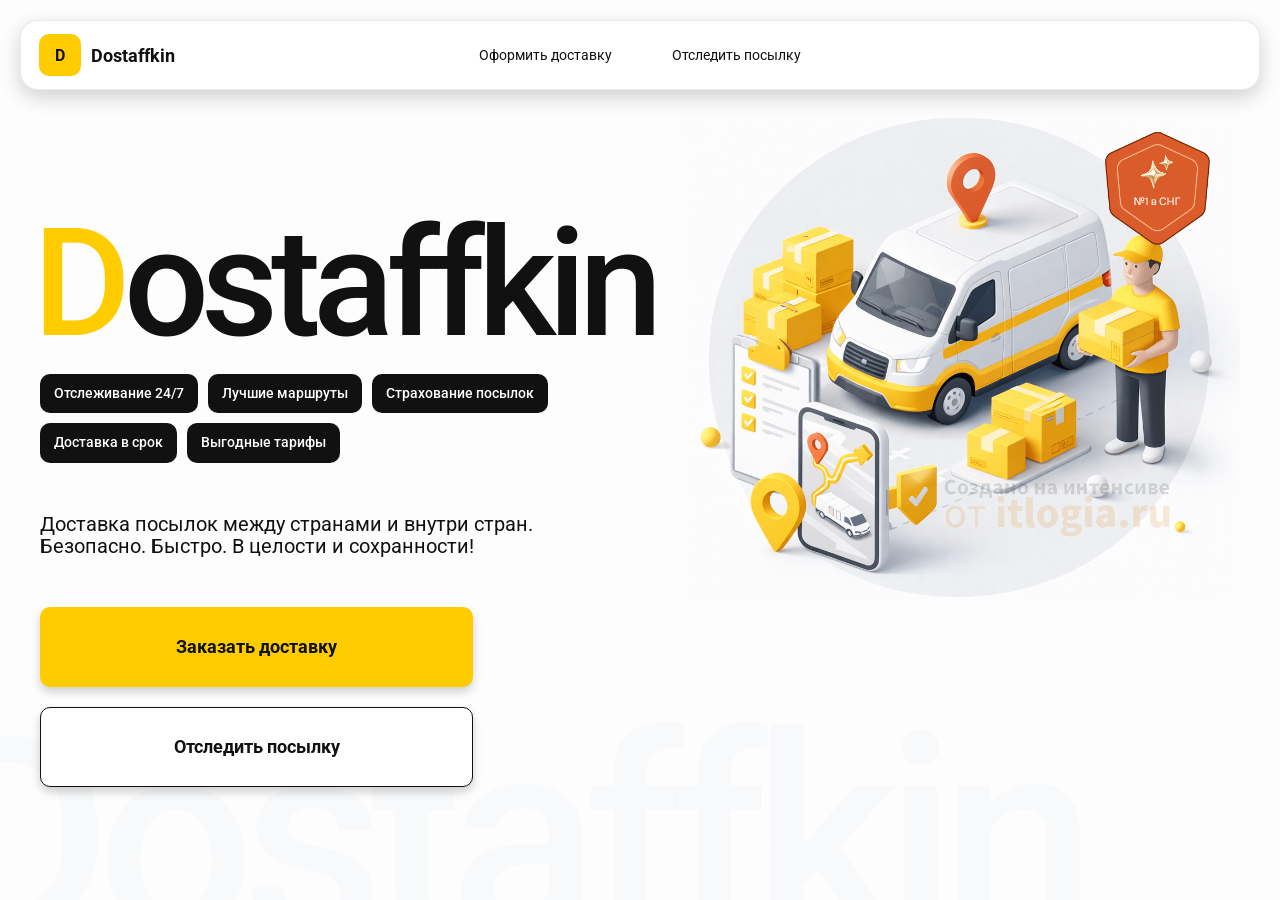
<file: index.html>
<!doctype html>
<html lang="ru">

<head>
    <meta charset="utf-8" />
    <meta name="viewport" content="width=device-width,initial-scale=1,maximum-scale=1,user-scalable=0" />
    <title>
        Dostaffkin — Доставка посылок между странами и внутри стран. Безопасно. Быстро. В целости и сохранности!
    </title>

    <link rel="stylesheet" href="styles/base.css" />
    <link rel="stylesheet" href="styles/base_adaptive.css" />
    <link rel="stylesheet" href="styles/index.css" />
    <link rel="stylesheet" href="styles/index_adaptive.css" />
</head>

<body>
    <div class="container">
        <header class="header">
            <a class="header-brand" href="#">
                <div class="header-logo">D</div>
                <div class="header-title">Dostaffkin</div>
            </a>

            <nav class="header-menu">
                <a class="header-link" href="./order.html">Оформить <span>доставку</span></a>
                <a class="header-link" href="./track.html">Отследить <span>посылку</span></a>
            </nav>
        </header>

        <main class="main">
            <section class="main-info">
                <div class="main-title">
                    <span>D</span>ostaffkin
                </div>

                <div class="main-features">
                    <div class="main-feature">Отслеживание 24/7</div>
                    <div class="main-feature">Лучшие маршруты</div>
                    <div class="main-feature">Страхование посылок</div>
                    <div class="main-feature">Доставка в срок</div>
                    <div class="main-feature">Выгодные тарифы</div>
                </div>

                <div class="main-description">
                    Доставка посылок между странами и внутри стран.
                    Безопасно. Быстро. В целости и сохранности!
                </div>

                <div class="main-actions">
                    <a class="button" type="button" href="./order.html">Заказать доставку</a>
                    <a class="button button-white" type="button" href="./track.html">Отследить посылку</a>
                </div>
            </section>

            <div class="main-title-ghost">Dostaffkin</div>

            <section class="main-image">
                <img src="images/main-image.png" alt="Main image" />
            </section>
        </main>
    </div>

</body>

</html>
</file>
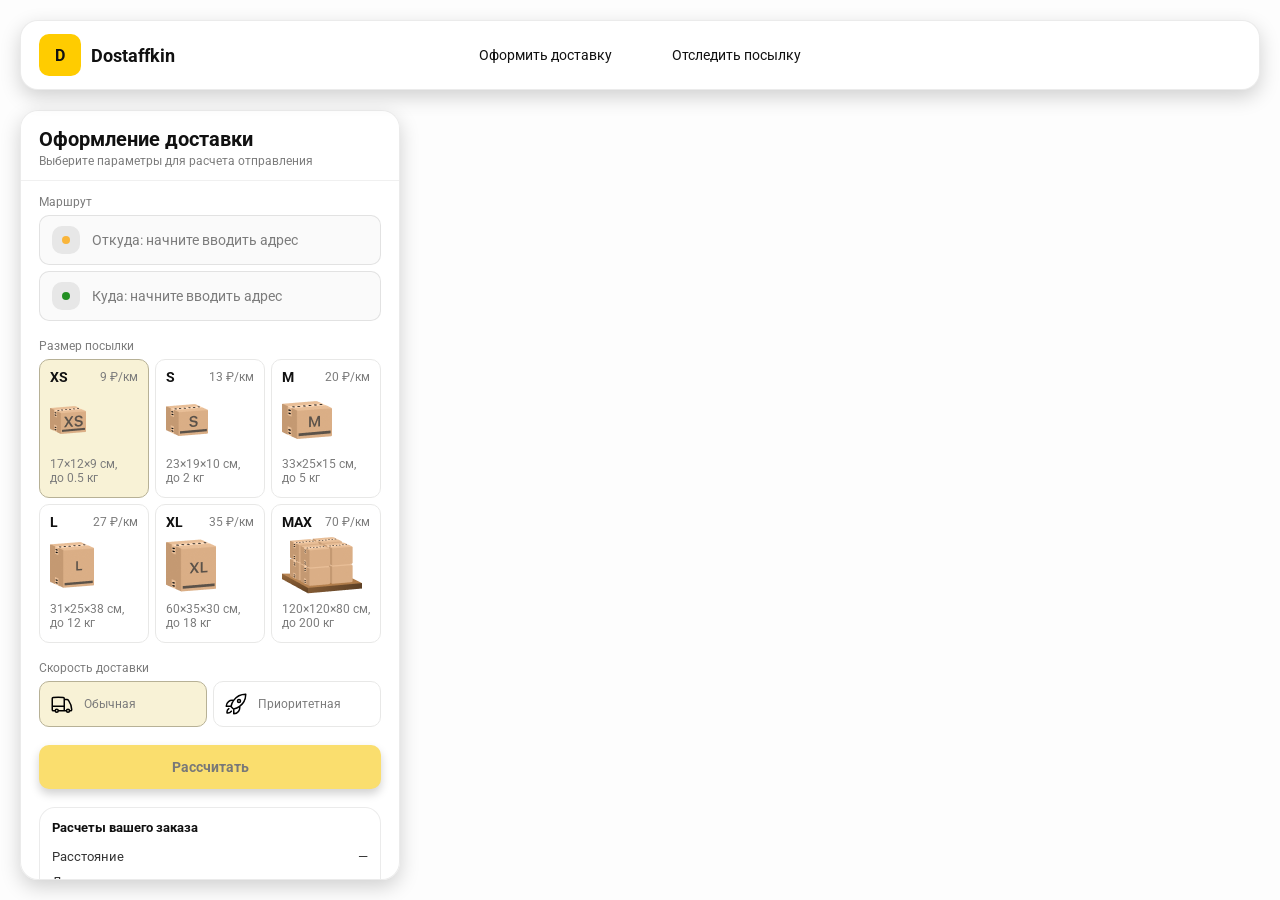
<file: order.html>
<!doctype html>
<html lang="ru">

<head>
    <meta charset="utf-8" />
    <meta name="viewport" content="width=device-width,initial-scale=1,maximum-scale=1,user-scalable=0" />
    <title>Оформление доставки</title>

    <link rel="stylesheet" href="styles/base.css" />
    <link rel="stylesheet" href="styles/base_adaptive.css" />

    <link rel="stylesheet" href="styles/order.css" />
    <link rel="stylesheet" href="styles/order_adaptive.css" />

    <script src="https://api-maps.yandex.ru/2.1/?lang=ru_RU&apikey=c709571a-40e1-4701-86da-66fb0677a437&suggest_apikey=df94c90b-4fa9-449a-8b2b-d7a20dda37e9" type="text/javascript"></script>
</head>

<body>
    <div id="map"></div>

    <header class="header">
        <a class="header-brand" href="./index.html">
            <div class="header-logo">D</div>
            <div class="header-title">Dostaffkin</div>
        </a>

        <nav class="header-menu">
            <a class="header-link" href="#">Оформить <span>доставку</span></a>
            <a class="header-link" href="./track.html">Отследить <span>посылку</span></a>
        </nav>
    </header>

    <aside class="main" id="sidebar">
        <div class="main-header">
            <div class="main-title">Оформление доставки</div>
            <div class="main-text">Выберите параметры для расчета отправления</div>
        </div>

        <div class="main-content">
            <div class="main-route">
                <div class="main-block-title">Маршрут</div>
                <div class="main-fields">
                    <div class="main-field" id="fromField">
                        <div class="main-pin"></div>
                        <input id="from" placeholder="Откуда: начните вводить адрес" autocomplete="off" />
                        <div class="main-ac" id="fromAc" role="listbox" aria-label="Подсказки адресов"></div>
                    </div>

                    <div class="main-field" id="toField">
                        <div class="main-pin"></div>
                        <input id="to" placeholder="Куда: начните вводить адрес" autocomplete="off" />
                        <div class="main-ac" id="toAc" role="listbox" aria-label="Подсказки адресов"></div>
                    </div>
                </div>
            </div>

            <div class="main-package">
                <div class="main-block-title">Размер посылки</div>

                <div class="main-sizes">
                    <div class="main-size-card is-active" data-value="xs">
                        <div class="main-size-top">
                            <div class="main-size-label">XS</div>
                            <div class="main-size-rate">9 ₽/км</div>
                        </div>
                        <div class="main-size-media">
                            <img src="images/sizes/xs.png" alt="Короб XS" />
                        </div>
                        <div class="main-size-description">17×12×9 см,<br>до 0.5 кг</div>
                    </div>

                    <div class="main-size-card" data-value="s">
                        <div class="main-size-top">
                            <div class="main-size-label">S</div>
                            <div class="main-size-rate">13 ₽/км</div>
                        </div>
                        <div class="main-size-media">
                            <img src="images/sizes/s.png" alt="Короб S" />
                        </div>
                        <div class="main-size-description">23×19×10 см,<br>до 2 кг</div>
                    </div>

                    <div class="main-size-card" data-value="m">
                        <div class="main-size-top">
                            <div class="main-size-label">M</div>
                            <div class="main-size-rate">20 ₽/км</div>
                        </div>
                        <div class="main-size-media">
                            <img src="images/sizes/m.png" alt="Короб M" />
                        </div>
                        <div class="main-size-description">33×25×15 см,<br>до 5 кг</div>
                    </div>

                    <div class="main-size-card" data-value="l">
                        <div class="main-size-top">
                            <div class="main-size-label">L</div>
                            <div class="main-size-rate">27 ₽/км</div>
                        </div>
                        <div class="main-size-media">
                            <img src="images/sizes/l.png" alt="Короб L" />
                        </div>
                        <div class="main-size-description">31×25×38 см,<br>до 12 кг</div>
                    </div>

                    <div class="main-size-card" data-value="xl">
                        <div class="main-size-top">
                            <div class="main-size-label">XL</div>
                            <div class="main-size-rate">35 ₽/км</div>
                        </div>
                        <div class="main-size-media">
                            <img src="images/sizes/xl.png" alt="Короб XL" />
                        </div>
                        <div class="main-size-description">60×35×30 см,<br>до 18 кг</div>
                    </div>

                    <div class="main-size-card" data-value="max">
                        <div class="main-size-top">
                            <div class="main-size-label">MAX</div>
                            <div class="main-size-rate">70 ₽/км</div>
                        </div>
                        <div class="main-size-media main-size-media-palleta">
                            <img src="images/sizes/max.png" alt="Паллета" />
                        </div>
                        <div class="main-size-description">120×120×80 см,<br>до 200 кг</div>
                    </div>
                </div>
            </div>

            <div class="main-speed">
                <div class="main-block-title">Скорость доставки</div>

                <div class="main-speeds">
                    <div class="main-speed-card is-active" data-value="regular">
                        <img class="main-speed-media" src="images/icons/regular.svg" alt="Regular" />
                        <div class="main-speed-description">Обычная</div>
                    </div>
                    <div class="main-speed-card" data-value="fast">
                        <img class="main-speed-media" src="images/icons/fast.svg" alt="Fast" />
                        <div class="main-speed-description">Приоритетная</div>
                    </div>

                </div>
            </div>

            <div class="main-calculate-block">
                <button id="calc" class="button calculate-button" type="button" disabled>Рассчитать</button>
            </div>

            <div class="main-result" id="result">
                <div class="main-result-title">Расчеты вашего заказа</div>
                <div class="main-result-lines">
                    <div class="main-result-line"><span>Расстояние</span><span id="distanceValue">—</span></div>
                    <div class="main-result-line"><span>Доставим через</span><span id="durationValue">—</span></div>
                    <div class="main-result-line"><span>Тариф</span><span id="rateValue">—</span></div>
                </div>
                <div class="main-price">
                    <div class="main-price-label">Итого</div>
                    <div class="main-price-value" id="totalValue">—</div>
                </div>
            </div>

            <div class="main-order-box">
                <div class="main-order-form" id="orderForm">
                    <div class="main-order-title">Оформление доставки</div>
                    <div class="main-block-info-row">
                        <div class="main-block-title">Контакты</div>
                        <div class="order-fields">
                            <div class="main-field">
                                <input id="customerName" placeholder="Ваше имя" autocomplete="off" />
                            </div>
                            <div class="main-field">
                                <input id="customerPhone" placeholder="Ваш телефон" autocomplete="off"
                                    inputmode="tel" />
                            </div>
                        </div>
                    </div>
                    <div class="main-block-info-row extra-info">
                        <div class="main-block-title">Дополнительная информация</div>
                        <div class="main-field textarea">
                            <textarea id="comment" placeholder="Детали доставки и комментарии"></textarea>
                        </div>
                    </div>
                    <button id="submit" class="button main-submit-request" type="button" disabled>Отправить
                        заявку
                    </button>
                </div>

                <div class="main-order-success" id="orderSuccess">
                    <div class="main-success-icon">✓</div>
                    <div class="main-success-title">Заявка отправлена!</div>
                    <div class="main-success-title">Номер отправления – <span id="orderId"></span></div>
                    <div class="main-success-subtitle">Мы скоро свяжемся с вами</div>
                </div>
            </div>

        </div>
    </aside>
    <script src="scripts/order.js"></script>
</body>

</html>
</file>
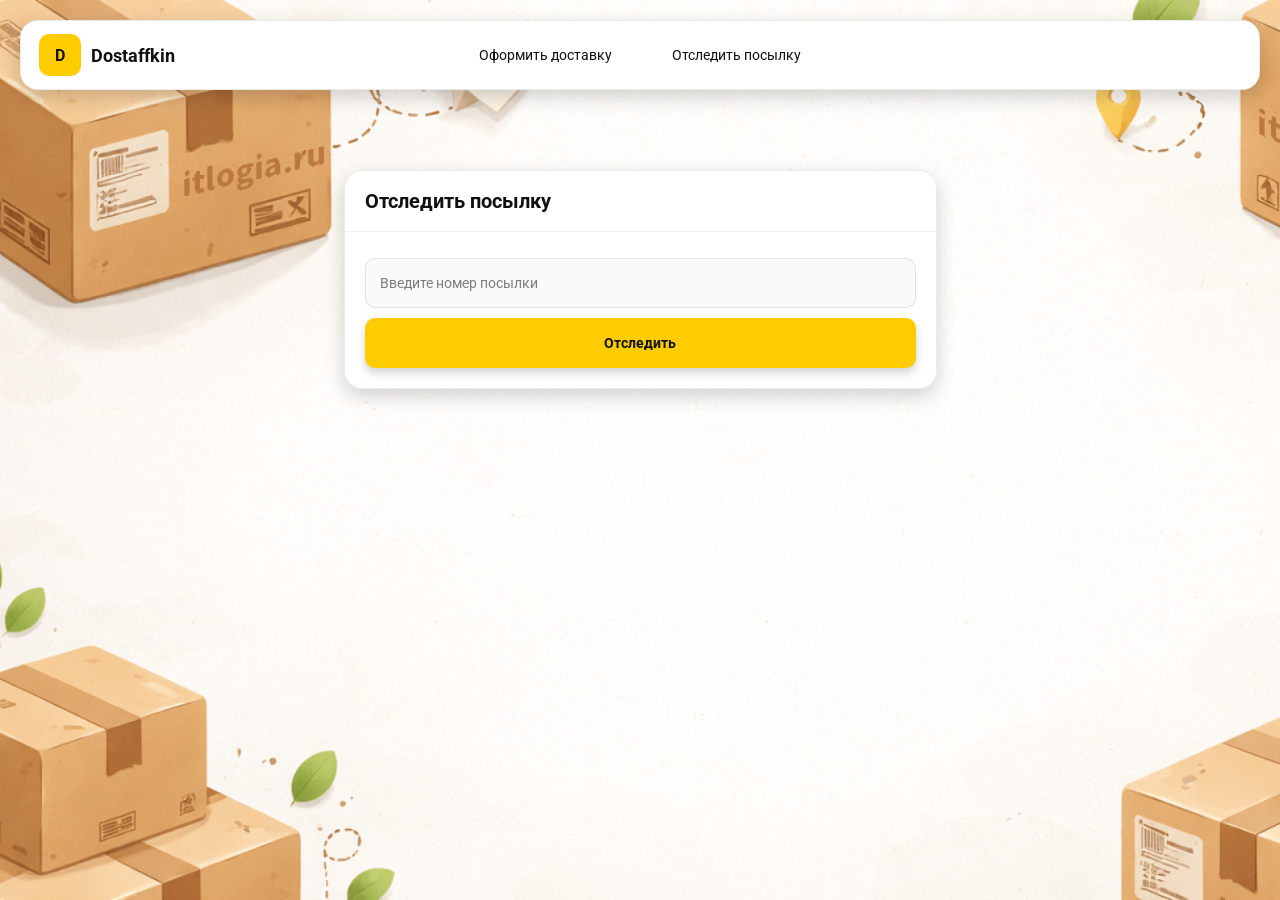
<file: track.html>
<!doctype html>
<html lang="ru">

<head>
    <meta charset="utf-8" />
    <meta name="viewport" content="width=device-width,initial-scale=1,maximum-scale=1,user-scalable=0" />
    <title>Отследить посылку</title>
    <link rel="stylesheet" href="styles/base.css" />
    <link rel="stylesheet" href="styles/base_adaptive.css" />

    <link rel="stylesheet" href="styles/track.css" />
    <link rel="stylesheet" href="styles/track_adaptive.css" />
</head>

<body>
    <div class="container">
        <header class="header">
            <a class="header-brand" href="./index.html">
                <div class="header-logo">D</div>
                <div class="header-title">Dostaffkin</div>
            </a>

            <nav class="header-menu">
                <a class="header-link" href="./order.html">Оформить <span>доставку</span></a>
                <a class="header-link" href="#">Отследить <span>посылку</span></a>
            </nav>
        </header>

        <main class="track-content">
            <section class="track-card track-search">
                <div class="track-title">Отследить посылку</div>
                <div class="track-action">
                    <div class="main-field track-field">
                        <input id="trackNumber" placeholder="Введите номер посылки" autocomplete="off" />
                    </div>
                    <button id="trackButton" class="button track-button" type="button">Отследить</button>
                </div>
            </section>

            <section class="track-card track-result" id="trackResult">
                <div class="track-result-header">
                    <div class="track-id" id="trackIdValue"></div>
                    <div class="track-routes">
                        <div class="track-route">
                            <div class="track-route-pin">
                                <svg xmlns="http://www.w3.org/2000/svg" fill="none" viewBox="0 0 24 24"
                                    stroke-width="1.5" stroke="orange" class="size-6">
                                    <path stroke-linecap="round" stroke-linejoin="round"
                                        d="M15 10.5a3 3 0 1 1-6 0 3 3 0 0 1 6 0Z" />
                                    <path stroke-linecap="round" stroke-linejoin="round"
                                        d="M19.5 10.5c0 7.142-7.5 11.25-7.5 11.25S4.5 17.642 4.5 10.5a7.5 7.5 0 1 1 15 0Z" />
                                </svg>
                            </div>
                            <div class="track-route-address" id="trackFromValue">
                                Откуда: Москва, улица Арбат, 1
                            </div>
                        </div>
                        <div class="track-route track-route-arrow">
                            <svg xmlns="http://www.w3.org/2000/svg" fill="none" viewBox="0 0 24 24" stroke-width="1.5"
                                stroke="currentColor" class="size-6">
                                <path stroke-linecap="round" stroke-linejoin="round"
                                    d="M19.5 13.5 12 21m0 0-7.5-7.5M12 21V3" />
                            </svg>
                        </div>
                        <div class="track-route">
                            <div class="track-route-pin">
                                <svg xmlns="http://www.w3.org/2000/svg" fill="none" viewBox="0 0 24 24"
                                    stroke-width="1.5" stroke="green" class="size-6">
                                    <path stroke-linecap="round" stroke-linejoin="round"
                                        d="M15 10.5a3 3 0 1 1-6 0 3 3 0 0 1 6 0Z" />
                                    <path stroke-linecap="round" stroke-linejoin="round"
                                        d="M19.5 10.5c0 7.142-7.5 11.25-7.5 11.25S4.5 17.642 4.5 10.5a7.5 7.5 0 1 1 15 0Z" />
                                </svg>
                            </div>
                            <div class="track-route-address" id="trackToValue">
                                Куда: Минск, проспект Независимости, 58
                            </div>
                        </div>
                    </div>
                </div>
                <div class="track-info">
                    <div class="track-status-title">Статус данной посылки:</div>
                    <div class="track-status-list" id="trackStatusList"></div>
                </div>
            </section>
        </main>
    </div>
    <script src="scripts/track.js"></script>

</body>

</html>
</file>
<file: styles/base.css>
*, *::before, *::after {
    box-sizing: border-box;
}

@font-face {
    font-family: "Roboto";
    src: url("../fonts/Roboto-Regular.ttf");
    font-weight: normal;
}

@font-face {
    font-family: "Roboto";
    src: url("../fonts/Roboto-Bold.ttf");
    font-weight: bold;
}

@font-face {
    font-family: "Roboto";
    src: url("../fonts/Roboto-Medium.ttf");
    font-weight: 500;
}

html, body {
    margin: 0;
    color: #111111;
    font-family: "Roboto", sans-serif;
}

body {
    background: #FDFDFD;
}

.header {
    border-radius: 18px;
    box-shadow: 0 7px 20px 0 #0000002E;
    backdrop-filter: blur(10px);
    background: #ffffff;
    left: 20px;
    border: 1px solid rgba(0, 0, 0, 0.08);
    position: fixed;
    right: 20px;
    top: 20px;
    padding: 14px 18px;
    height: 70px;
    display: flex;
    align-items: center;
    z-index: 6;
}

.header-brand {
    display: flex;
    align-items: center;
    text-decoration: none;
    gap: 10px;
}

.header-logo {
    width: 42px;
    height: 42px;
    border-radius: 10px;
    background: #FFCC00;
    display: grid;
    place-items: center;
    font-weight: bold;
    color: #111;
}

.header-title {
    font-size: 18px;
    font-weight: bold;
    color: #111111;
    text-decoration: none;
}

.header-menu {
    display: flex;
    align-items: center;
    gap: 60px;
    margin: 0;
    position: absolute;
    left: 50%;
    transform: translateX(-50%);
}

.header-link:hover {
    font-weight: bold;
}

.header-link {
    font-size: 14px;
    color: #111111;
    text-decoration: none;
}

.button {
    border: 0;
    outline: none;
    height: 44px;
    border-radius: 10px;
    font-size: 14px;
    font-weight: bold;
    cursor: pointer;
    font-family: inherit;
    transition: transform .08s ease, opacity .12s ease;
    background: #ffcc00;
    color: #111111;
    text-align: center;
    text-decoration: none;
    box-shadow: 0 5px 10px 0 #0000002E;
}

.button:hover {
    background-color: #E5BC19;
}

.button:disabled {
    cursor: not-allowed;
    background-color: #FADE6E;
    color: #787878;
    transform: none;
}

.button.button-white {
    background: #ffffff;
    border: 1px solid #111111;
}

.button.button-white:hover {
    background: rgb(241 241 241);
}

.main-field {
    display: flex;
    align-items: center;
    margin-top: 6px;
    gap: 10px;
    border: 1px solid #1111111A;
    background: #FAFAFA;
    border-radius: 10px;
    padding: 10px 12px;
    position: relative;
    box-sizing: border-box;
    height: 50px;
}

.main-field.textarea {
    height: auto;
}

.main-pin {
    width: 28px;
    height: 28px;
    border-radius: 10px;
    background: rgba(17, 17, 17, 0.08);
    display: grid;
    place-items: center;
    flex: 0 0 auto;
    position: relative;
}

.main-pin::before {
    content: "";
    width: 8px;
    height: 8px;
    border-radius: 999px;
    background: orange;
    opacity: .75;
    display: block;
}

.main-field:last-child .main-pin::before {
    background: green;
    opacity: .85;
}

input, textarea {
    width: 100%;
    border: 0;
    outline: none;
    background: transparent;
    font-size: 14px;
    color: #111111;
    font-family: inherit;
}

textarea {
    resize: vertical;
    min-height: 72px;
    padding: 2px 0;
}

input::placeholder, textarea::placeholder {
    color: #7C7C7C;
}

.main-field:focus-within {
    border-color: rgba(0, 0, 0, 0.20);
    box-shadow: 0 0 0 4px rgba(255, 204, 0, 0.35);
    background: rgba(255, 255, 255, 0.75);
}
</file>
<file: styles/base_adaptive.css>
@media (max-width: 767px) {
    .header {
        left: 10px;
        right: 10px;
        top: 10px;
    }

    .header-link span {
        display: none;
    }

    .header-menu {
        gap: 20px;
        justify-content: flex-start;
        margin: 0 0 0 30px;
        position: static;
        transform: none;
    }
}

@media (max-width: 420px) {
    .header-title {
        display: none;
    }
}

@media (max-width: 374px) {
    .header-menu {
        gap: 10px;
        margin: 0 0 0 10px;
    }
}
</file>
<file: styles/index.css>
.container {
    overflow: hidden;
    min-height: 100vh;
}

.main {
    padding: 111px 40px 40px;
    position: relative;
    display: flex;
}

.main-info {
    max-width: 840px;
    width: 100%;
    position: relative;
}

.main-title {
    margin-top: 98px;
    font-weight: 500;
    font-size: 200px;
    line-height: 1;
    letter-spacing: -0.05em;
    color: #111111;
    left: -15px;
    position: relative;
}

.main-title span {
    color: #ffcc00;
}

.main-features {
    margin-top: 15px;
    display: flex;
    flex-wrap: wrap;
    gap: 10px;
}

.main-feature {
    background: #111111;
    color: #ffffff;
    padding: 12px 14px;
    font-weight: 500;
    font-size: 14px;
    line-height: 1.1;
    border-radius: 10px;
}

.main-description {
    margin-top: 50px;
    max-width: 500px;
    font-size: 20px;
    line-height: 1.1;
    color: #111111;
}

.main-actions {
    margin-top: 50px;
    display: flex;
    flex-direction: column;
    gap: 20px;
}

.main-actions .button {
    height: 80px;
    width: 433px;
    font-size: 18px;
    font-weight: bold;
    place-items: center;
    display: grid;
}

.main-title-ghost {
    position: absolute;
    z-index: -1;
    left: -70px;
    bottom: -150px;
    font-weight: 500;
    font-size: 278px;
    line-height: 1;
    letter-spacing: -0.05em;
    color: #ECEDF04D;
}

.main-image {
    width: 1024px;
    top: 100px;
    z-index: -2;
}

.main-image img {
    width: 100%;
    max-width: 1024px;
    height: auto;
    display: block;
}
</file>
<file: styles/index_adaptive.css>
@media (max-width: 1760px) {
    .main-title {
        font-size: 150px;
        left: -7px;
    }

    .main-info {
        max-width: 640px;
    }
}

@media (max-width: 1200px) {
    .main-info {
        max-width: 540px;
    }

    .main {
        padding: 111px 20px 20px;
    }

    .main-title {
        font-size: 120px;
        left: -4px;
    }

    .main-title-ghost {
        font-size: 220px;
    }
}

@media (max-width: 1024px) {
    .main-title {
        margin-top: 30px;
    }

    .main {
        flex-direction: column-reverse;
    }

    .main-image {
        max-width: 350px;
        position: absolute;
        left: 370px;
        top: 370px;
    }

    .main-info {
        max-width: 100%;
    }

    .main-actions {
        gap: 10px;
    }

    .main-actions .button {
        height: 50px;
        font-size: 14px;
        width: auto;
        max-width: 300px;
    }

    .main-description {
        max-width: 350px;
    }
}

@media (max-width: 570px) {
    .main-title {
        font-size: 88px;
    }

    .main-description {
        max-width: 100%
    }

    .main-actions {
       width: 100%;
    }

    .main-actions .button {
        width: 100%;
        max-width: 100%
    }

    .main-image {
        max-width: 650px;
        position: absolute;
        left: 170px;
        top: 70px;
        opacity: 0.2;
    }
}

@media (max-width: 400px) {
    .main-title {
        font-size: 70px;
    }
}
</file>
<file: styles/order.css>
#map {
    position: fixed;
    inset: 0;
}

.main {
    border-radius: 18px;
    box-shadow: 0 7px 20px 0 #0000002E;
    backdrop-filter: blur(10px);
    background: rgba(255, 255, 255, 0.96);
    left: 20px;
    border: 1px solid rgba(0, 0, 0, 0.08);
    position: fixed;
    top: 110px;
    bottom: 20px;
    width: 380px;
    display: flex;
    flex-direction: column;
    overflow: hidden;
    z-index: 5;
}

.main-header {
    padding: 18px 18px 12px 18px;
    border-bottom: 1px solid rgba(0, 0, 0, 0.06);
    display: flex;
    flex-direction: column;
}

.main-title {
    font-size: 20px;
    line-height: 100%;
    font-weight: bold;
}

.main-text {
    font-size: 12px;
    margin-top: 5px;
    color: #7C7C7C;
}

.main-content {
    padding: 14px 18px 18px 18px;
    overflow: auto;
    scrollbar-width: none;
    display: flex;
    flex-direction: column;
    gap: 18px;
    flex: 1;
}

.main-block-title {
    font-size: 12px;
    color: #7C7C7C;
}

.main-route .main-block-title,
.main-package .main-block-title {
    margin-bottom: 6px;
}

.main-sizes {
    display: grid;
    gap: 6px;
    grid-template-columns: repeat(3, 1fr);
}

.main-size-card {
    border: 1px solid #E8E8E7;
    background: #FFFFFF;
    border-radius: 10px;
    padding: 10px;
    cursor: pointer;
    user-select: none;
    transition: transform .08s ease, border-color .12s ease, background .12s ease;
    min-height: 139px;
}

.main-size-card:hover {
    transform: translateY(-1px);
}

.main-size-card.is-active {
    background-color: #F8F2D6;
    border-color: #B7B196;
}

.main-size-top {
    display: flex;
    align-items: center;
    justify-content: space-between;
}

.main-size-label {
    font-weight: bold;
    font-size: 14px;
    color: #111111;
    line-height: 100%;
}

.main-size-rate {
    font-size: 12px;
    color: #7C7C7C;
    line-height: 100%;
}

.main-size-media {
    margin-top: 8px;
    height: 57px;
}

.main-size-description {
    margin-top: 8px;
    font-size: 12px;
    color: #7C7C7C;
    line-height: 1.2;
}

.calculate-button {
    width: 100%;
}

.main-result {
    border: 1px solid rgba(0, 0, 0, 0.08);
    background: rgba(255, 255, 255, 0.75);
    border-radius: 16px;
    padding: 12px;
    line-height: 1.25;
}

.main-result-title {
    font-weight: bold;
    font-size: 13px;
    color: #111111;
    margin-bottom: 13px;
}

.main-result-lines {
    gap: 8px;
    display: flex;
    flex-direction: column;
}

.main-result-line {
    font-size: 13px;
    color: rgba(17, 17, 17, 0.85);
    display: flex;
    justify-content: space-between;
}

.main-price {
    margin-top: 18px;
    padding-top: 10px;
    border-top: 1px dashed rgba(0, 0, 0, 0.12);
    display: flex;
    align-items: baseline;
    justify-content: space-between;
}

.main-price-label {
    font-size: 12px;
    color: rgba(17, 17, 17, 0.55);
}

.main-price-value {
    font-size: 20px;
    font-weight: bold;
    color: #111111;
    letter-spacing: -0.3px;
}

.main-order-box {
    background: #ffffff;
    border: 1px solid #E8E8E7;
    border-radius: 10px;
    padding: 12px;
}

.main-order-title {
    margin-bottom: 8px;
    font-weight: bold;
    font-size: 14px;
    color: #111111;
}

.main-block-info {
    display: flex;
    flex-direction: column;
    gap: 6px;
}

.order-fields {
    display: grid;
    grid-template-columns: 1fr 1fr;
    column-gap: 10px;
    margin-top: 6px;
}

.main-block-info-row.extra-info {
    display: block;
    margin-top: 13px;
}

.main-submit-request {
    width: 100%;
    margin-top: 6px;
}

.main-order-success {
    display: none;
    text-align: center;
    padding: 22px 12px;
    gap: 12px;
}

.main-order-success.is-visible {
    display: flex;
    flex-direction: column;
    align-items: center;
}

.main-success-icon {
    width: 56px;
    height: 56px;
    border-radius: 50%;
    background: #16a34a;
    color: #ffffff;
    display: grid;
    place-items: center;
    font-size: 30px;
}

.main-success-title {
    font-size: 14px;
    font-weight: bold;
    color: #111111;
}

.main-success-subtitle {
    font-size: 12px;
    color: rgba(17, 17, 17, 0.55);
    line-height: 1.3;
}

.main-speed .main-block-title {
    margin-bottom: 6px;
}

.main-speeds {
    display: grid;
    gap: 6px;
    grid-template-columns: repeat(2, 1fr);
}

.main-speed-card {
    border: 1px solid #E8E8E7;
    background: #FFFFFF;
    border-radius: 10px;
    padding: 10px;
    cursor: pointer;
    user-select: none;
    transition: transform .08s ease, border-color .12s ease, background .12s ease;
    display: flex;
    align-items: center;
    gap: 10px;
}

.main-speed-card:hover {
    transform: translateY(-1px);
}

.main-speed-card.is-active {
    background-color: #F8F2D6;
    border-color: #B7B196;
}

.main-speed-description {
    font-size: 12px;
    color: #7C7C7C;
    line-height: 1.2;
}
</file>
<file: styles/order_adaptive.css>
@media (max-width: 767px) {
    .main {
        left: 10px;
        right: 10px;
        top: 50%;
        bottom: 12px;
        width: auto;
        max-width: none;
    }
}

@media (max-width: 420px) {
    .main-sizes {
        grid-template-columns: repeat(2, 1fr);
    }
}
</file>
<file: styles/track.css>
.container {
    background: #F4F4F4 url("../images/track-bg.png");
    background-size: cover;
    min-height: 100vh;
    padding: 170px 0 50px 0;
}

.track-content {
    width: 593px;
    margin: 0 auto;
}

.track-card {
    width: 100%;
    border-radius: 18px;
    box-shadow: 0 7px 20px 0 #0000002E;
    backdrop-filter: blur(10px);
    background: rgba(255, 255, 255, 0.96);
    border: 1px solid rgba(0, 0, 0, 0.08);
}

.track-title {
    font-size: 20px;
    line-height: 100%;
    font-weight: bold;
    border-bottom: 1px solid #EEEEEE;
    padding: 20px;
}

.track-action {
    padding: 20px;
}

.track-button {
    width: 100%;
    height: 50px;
}

.track-field {
    margin-bottom: 10px;
}

.track-result {
    margin-top: 5px;
    display: none;
}

.track-result.is-visible {
    display: block;
}

.track-result-header {
    font-weight: bold;
    font-size: 14px;
    color: #111111;
    padding: 20px;
    border-bottom: 1px solid #EEEEEE;
}

.track-id {
    margin-bottom: 12px;
    font-size: 20px;
}

.track-routes {
    display: flex;
    flex-direction: column;
    gap: 10px;
    font-weight: normal;
}

.track-route {
    display: flex;
    align-items: center;
    gap: 10px;
}

.track-route-pin {
    width: 24px;
    height: 24px;
    flex-shrink: 0;
}

.track-route-arrow {
    padding: 15px 0;
    width: 24px;
    height: 24px;
}

.track-info {
    padding: 20px;
}

.track-status {
    display: flex;
    align-items: center;
    font-size: 12px;
    gap: 10px;
}

.track-status-title {
    font-size: 14px;
    color: #111111;
    margin-bottom: 20px;
}

.track-status-list {
    display: flex;
    flex-direction: column;
    gap: 15px;
}

.track-status-icon {
    width: 40px;
    height: 40px;
    border-radius: 50%;
    background: rgba(17, 17, 17, 0.08);
    display: grid;
    place-items: center;
    flex: 0 0 auto;
}

.track-status.created .track-status-icon {
    background-color: #F1CB00;
}

.track-status.in-way .track-status-icon {
    background-color: #F08A11;
}

.track-status.ready .track-status-icon {
    background-color: #A35D0A;
}

.track-status.done .track-status-icon {
    background-color: #37C93B;
}

.track-status-text {
    display: flex;
    align-items: center;
    justify-content: space-between;
    color: #111111;
    font-size: 12px;
    flex: 1;
}

.track-status-date {
    color: rgba(17, 17, 17, 0.55);
}
</file>
<file: styles/track_adaptive.css>
@media (max-width: 767px) {
    .container {
        padding: 130px 0 50px 0;
    }

    .track-content {
        width: 100%;
        padding-left: 10px;
        padding-right: 10px;
    }

    .track-result-header {
        padding: 20px;
    }
}
</file>
